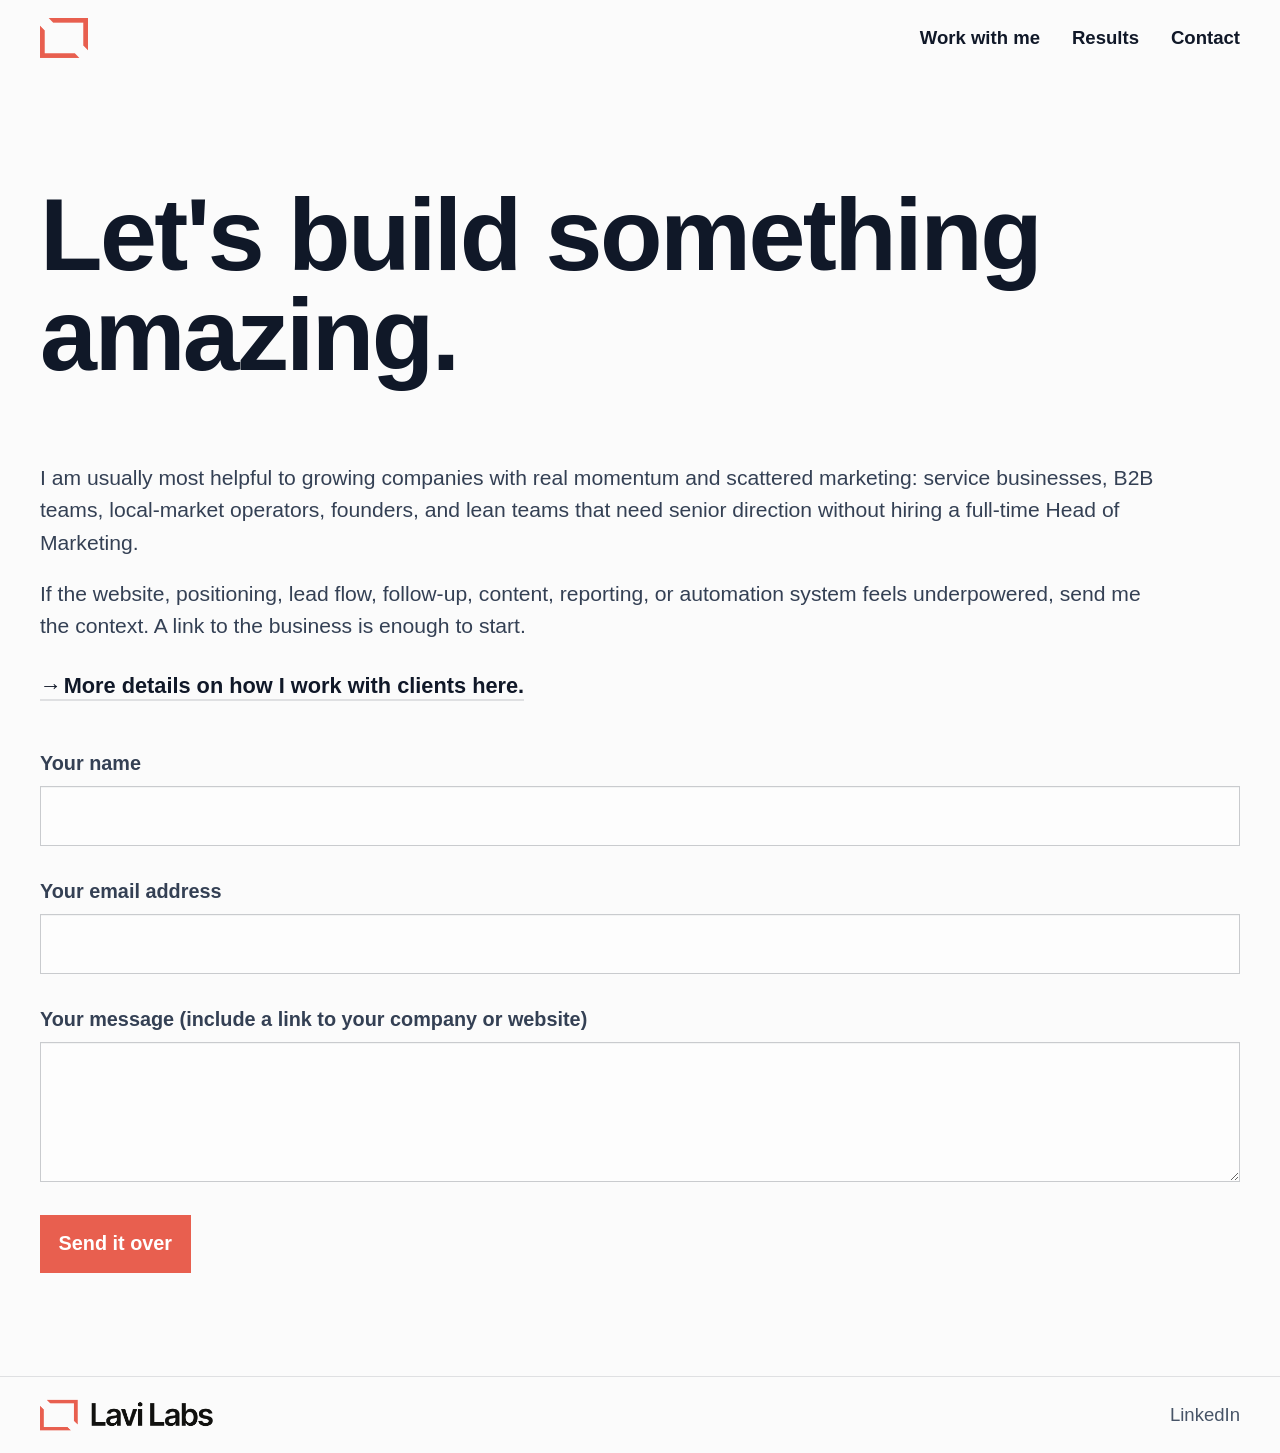
<file: contact.html>
<!doctype html>
<html lang="en">
<head>
  <meta charset="utf-8" />
  <meta name="viewport" content="width=device-width, initial-scale=1" />
  <title>Contact Oren Lavi | Lavi Labs</title>
  <meta name="description" content="Contact Oren Lavi about fractional Head of Marketing work, websites, lead generation, and practical automation." />
  <meta name="theme-color" content="#fbfbfb" />
  <link rel="icon" href="assets/group-7.png" type="image/png" />
  <link rel="preload" as="image" href="assets/group-7.png" />
  <link rel="stylesheet" href="styles.css" />
</head>
<body>
  <a class="skip-link" href="#main">Skip to main content</a>

  <header class="site-header" aria-label="Site header">
    <a class="brand" href="index.html" aria-label="Lavi Labs home">
      <img src="assets/group-7.png" alt="Lavi Labs" />
    </a>
    <nav class="site-nav" aria-label="Primary navigation">
      <a href="index.html#work">Work with me</a>
      <a href="results.html">Results</a>
      <a href="contact.html">Contact</a>
    </nav>
  </header>

  <main id="main">
    <section class="contact-page" aria-labelledby="contact-title">
      <div class="section-inner">
        <h1 id="contact-title">Let's build something amazing.</h1>
        <div class="contact-intro">
          <p>I am usually most helpful to growing companies with real momentum and scattered marketing: service businesses, B2B teams, local-market operators, founders, and lean teams that need senior direction without hiring a full-time Head of Marketing.</p>
          <p>If the website, positioning, lead flow, follow-up, content, reporting, or automation system feels underpowered, send me the context. A link to the business is enough to start.</p>
          <a href="index.html#work">More details on how I work with clients here.</a>
        </div>

        <form class="contact-form" action="mailto:hello@lavilabs.co" method="post" enctype="text/plain">
          <label>
            <span>Your name</span>
            <input name="name" autocomplete="name" required />
          </label>
          <label>
            <span>Your email address</span>
            <input type="email" name="email" autocomplete="email" required />
          </label>
          <label>
            <span>Your message (include a link to your company or website)</span>
            <textarea name="message" rows="5" required></textarea>
          </label>
          <button class="contact-submit" type="submit">Send it over</button>
        </form>
      </div>
    </section>
  </main>

  <footer class="site-footer" id="contact">
    <div class="footer-inner">
      <a class="footer-mark" href="index.html" aria-label="Back to home">
        <img src="assets/lavi-labs-logo.png" alt="Lavi Labs" />
      </a>
      <nav aria-label="Footer navigation">
        <a href="https://www.linkedin.com/" rel="noreferrer">LinkedIn</a>
      </nav>
    </div>
  </footer>
</body>
</html>
</file>
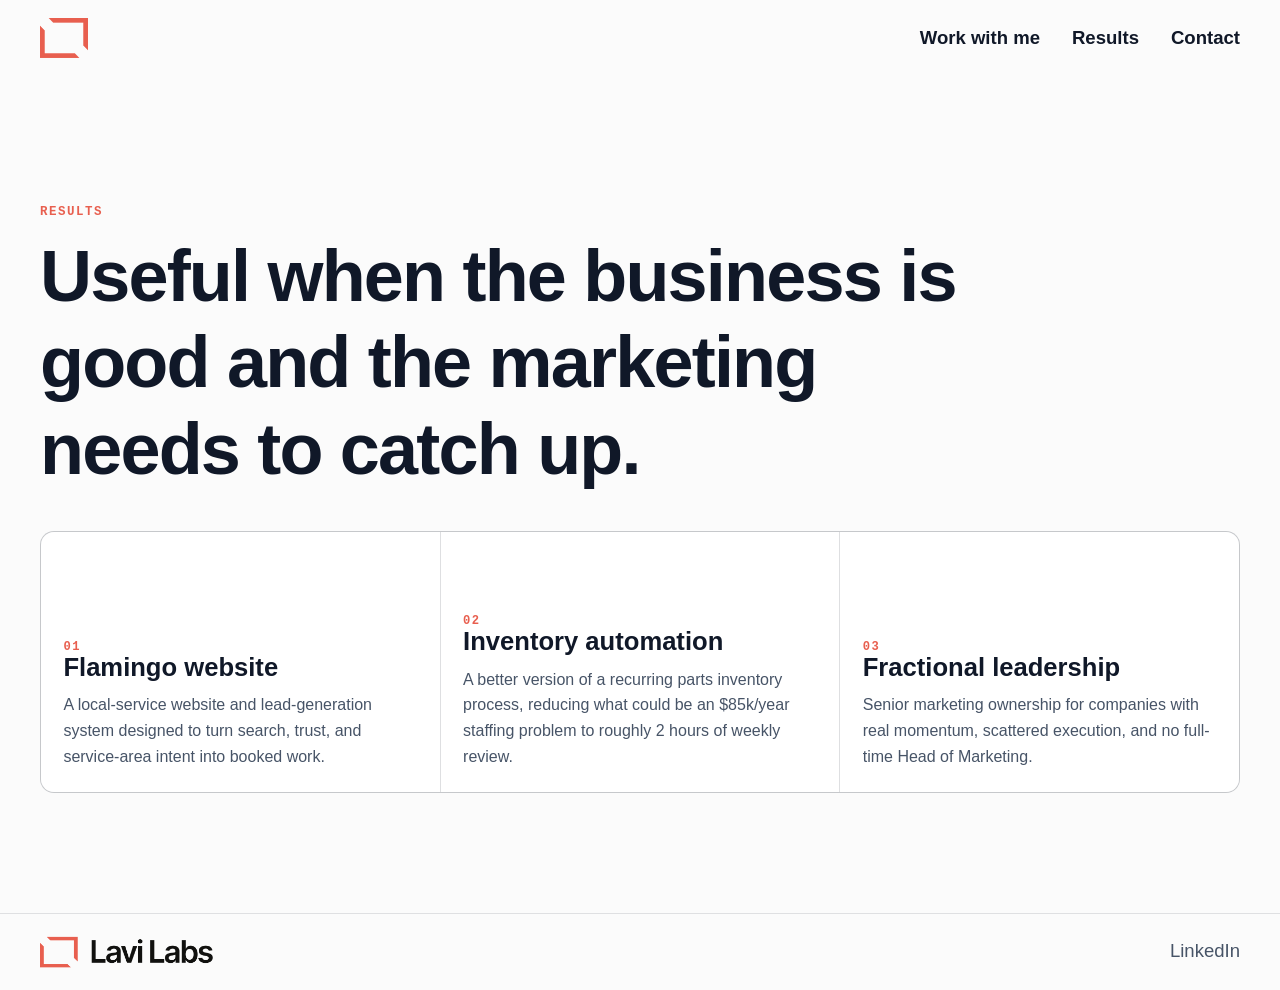
<file: results.html>
<!doctype html>
<html lang="en">
<head>
  <meta charset="utf-8" />
  <meta name="viewport" content="width=device-width, initial-scale=1" />
  <title>Results | Oren Lavi | Lavi Labs</title>
  <meta name="description" content="Selected results and case studies from Oren Lavi's fractional Head of Marketing work." />
  <meta name="theme-color" content="#fbfbfb" />
  <link rel="icon" href="assets/group-7.png" type="image/png" />
  <link rel="preload" as="image" href="assets/group-7.png" />
  <link rel="stylesheet" href="styles.css" />
</head>
<body>
  <a class="skip-link" href="#main">Skip to main content</a>

  <header class="site-header" aria-label="Site header">
    <a class="brand" href="index.html" aria-label="Lavi Labs home">
      <img src="assets/group-7.png" alt="Lavi Labs" />
    </a>
    <nav class="site-nav" aria-label="Primary navigation">
      <a href="index.html#work">Work with me</a>
      <a href="results.html">Results</a>
      <a href="contact.html">Contact</a>
    </nav>
  </header>

  <main id="main">
    <section class="results results-page" aria-labelledby="results-title">
      <div class="section-inner">
        <p class="kicker">Results</p>
        <h1 id="results-title">Useful when the business is good and the marketing needs to catch up.</h1>
        <div class="result-grid">
          <article>
            <span>01</span>
            <h3>Flamingo website</h3>
            <p>A local-service website and lead-generation system designed to turn search, trust, and service-area intent into booked work.</p>
          </article>
          <article>
            <span>02</span>
            <h3>Inventory automation</h3>
            <p>A better version of a recurring parts inventory process, reducing what could be an $85k/year staffing problem to roughly 2 hours of weekly review.</p>
          </article>
          <article>
            <span>03</span>
            <h3>Fractional leadership</h3>
            <p>Senior marketing ownership for companies with real momentum, scattered execution, and no full-time Head of Marketing.</p>
          </article>
        </div>
      </div>
    </section>
  </main>

  <footer class="site-footer" id="contact">
    <div class="footer-inner">
      <a class="footer-mark" href="index.html" aria-label="Back to home">
        <img src="assets/lavi-labs-logo.png" alt="Lavi Labs" />
      </a>
      <nav aria-label="Footer navigation">
        <a href="https://www.linkedin.com/" rel="noreferrer">LinkedIn</a>
      </nav>
    </div>
  </footer>
</body>
</html>
</file>
<file: styles.css>
:root {
  --ink: #101828;
  --muted: #475467;
  --paper: #fbfbfb;
  --white: #ffffff;
  --coral: #e85f4f;
  --line: rgba(16, 24, 40, 0.12);
  --lcd: #e85f4f;
  --lcd-light: #ffd8d2;
  --lcd-dark: #32110d;
  --font: Inter, "Avenir Next", "Helvetica Neue", Arial, sans-serif;
  --mono: "JetBrains Mono", "SFMono-Regular", Consolas, monospace;
  --radius: 20px;
  --ease: cubic-bezier(0.16, 1, 0.3, 1);
}

* {
  box-sizing: border-box;
}

html {
  scroll-behavior: smooth;
}

body {
  margin: 0;
  background: var(--paper);
  color: var(--ink);
  font-family: var(--font);
  overflow-x: hidden;
}

img {
  display: block;
  max-width: 100%;
}

a {
  color: inherit;
  text-decoration: none;
}

button {
  font: inherit;
}

a:focus-visible,
button:focus-visible {
  outline: 3px solid var(--coral);
  outline-offset: 4px;
}

.skip-link {
  position: fixed;
  left: 1rem;
  top: 1rem;
  z-index: 99;
  padding: 0.7rem 0.9rem;
  color: var(--white);
  background: var(--ink);
  border-radius: 999px;
  transform: translateY(-160%);
}

.skip-link:focus {
  transform: translateY(0);
}

.site-header,
.footer-inner,
.section-inner,
.hero-inner {
  width: min(1200px, calc(100% - 2rem));
  margin: 0 auto;
}

.site-header {
  position: sticky;
  top: 0;
  z-index: 20;
  display: flex;
  align-items: center;
  justify-content: space-between;
  min-height: 76px;
  padding: 0.9rem 0;
  background: rgba(251, 251, 251, 0.9);
  backdrop-filter: blur(16px);
}

.brand,
.footer-mark {
  display: block;
  width: clamp(138px, 16vw, 174px);
}

.brand {
  width: clamp(34px, 4vw, 48px);
}

.brand img,
.footer-mark img {
  width: 100%;
}

.site-nav,
.site-footer nav {
  display: flex;
  gap: clamp(1rem, 3vw, 2rem);
  align-items: center;
}

.site-nav a,
.site-footer a {
  color: var(--ink);
  font-size: clamp(0.9rem, 1.45vw, 1.2rem);
  font-weight: 650;
  line-height: 1.2;
}

.site-nav a:hover,
.site-footer a:hover {
  color: var(--coral);
}

.hero {
  position: relative;
  min-height: 1124px;
  padding: 44px 0 46px;
  overflow: hidden;
}

.hero-inner {
  position: relative;
  min-height: 1000px;
}

.hero-copy {
  position: relative;
  z-index: 3;
  max-width: 1180px;
  padding-top: clamp(2rem, 5.4vw, 4.9rem);
}

h1,
h2,
h3,
p {
  margin-top: 0;
}

h1 {
  max-width: 1180px;
  margin-bottom: 0;
  color: var(--ink);
  font-size: clamp(3.1rem, 5.75vw, 4.5rem);
  font-weight: 650;
  letter-spacing: -0.025em;
  line-height: 1.2;
}

h1 span {
  display: block;
}

h2 {
  max-width: 800px;
  margin-bottom: 1.5rem;
  color: var(--ink);
  font-size: clamp(2.1rem, 4.4vw, 4.1rem);
  font-weight: 650;
  letter-spacing: -0.025em;
  line-height: 1.06;
}

h3 {
  margin-bottom: 0.7rem;
  color: var(--ink);
  font-size: clamp(1.35rem, 2vw, 1.9rem);
  line-height: 1.08;
}

p {
  color: var(--muted);
  font-size: 1.125rem;
  line-height: 1.6;
}

.hero-game-stage {
  position: absolute;
  left: 0;
  right: 0;
  top: 282px;
  min-height: 718px;
  overflow: hidden;
  border-radius: var(--radius);
  background: var(--lcd);
  box-shadow:
    inset 0 0 0 1px rgba(50, 17, 13, 0.2),
    inset 0 28px 70px rgba(255, 255, 255, 0.1),
    inset 0 -42px 76px rgba(50, 17, 13, 0.12),
    0 24px 70px rgba(16, 24, 40, 0.1);
  touch-action: none;
}

.hero-game-stage::before {
  content: "";
  position: absolute;
  inset: 0;
  z-index: 3;
  pointer-events: none;
  background:
    linear-gradient(145deg, rgba(255, 255, 255, 0.16), transparent 36%),
    linear-gradient(325deg, rgba(50, 17, 13, 0.12), transparent 42%),
    repeating-linear-gradient(60deg, rgba(255, 255, 255, 0.12) 0 1px, transparent 1px 34px),
    repeating-linear-gradient(120deg, rgba(50, 17, 13, 0.11) 0 1px, transparent 1px 34px),
    radial-gradient(circle at 18% 24%, rgba(255, 255, 255, 0.18), transparent 24%),
    radial-gradient(circle at 82% 76%, rgba(50, 17, 13, 0.16), transparent 32%);
  mix-blend-mode: soft-light;
  opacity: 0.86;
}

.hero-game-stage::after {
  content: "";
  position: absolute;
  inset: 0;
  z-index: 3;
  pointer-events: none;
  background:
    linear-gradient(180deg, rgba(255, 255, 255, 0.05) 1px, transparent 1px),
    linear-gradient(90deg, rgba(50, 17, 13, 0.045) 1px, transparent 1px);
  background-size: 100% 5px, 44px 100%;
  opacity: 0.44;
}

.hero-snake-canvas,
.hero-snake-ghost {
  position: absolute;
  inset: 0;
  width: 100%;
  height: 100%;
  image-rendering: pixelated;
  image-rendering: crisp-edges;
}

.hero-snake-canvas {
  z-index: 2;
}

.hero-snake-ghost {
  z-index: 5;
  pointer-events: none;
  mix-blend-mode: multiply;
}

.hero-portrait {
  position: absolute;
  left: clamp(-0.4rem, 2.6vw, 2rem);
  bottom: 0;
  z-index: 4;
  width: auto;
  height: min(690px, calc(100% - 28px));
  max-width: min(620px, 51vw);
  object-fit: contain;
  object-position: bottom center;
  filter: drop-shadow(0 24px 40px rgba(16, 24, 40, 0.22));
  pointer-events: none;
}

.hero-hud {
  position: absolute;
  right: clamp(1rem, 2.4vw, 1.6rem);
  top: clamp(1rem, 2.4vw, 1.5rem);
  z-index: 6;
  display: flex;
  align-items: center;
  gap: 0.55rem;
}

.hero-score {
  display: inline-flex;
  align-items: center;
  gap: 0.5rem;
  min-height: 42px;
  padding: 0.58rem 0.8rem;
  color: var(--lcd-dark);
  background: rgba(255, 216, 210, 0.58);
  border: 1px solid rgba(50, 17, 13, 0.18);
  border-radius: 999px;
  font-family: var(--mono);
  font-size: clamp(0.78rem, 1.2vw, 0.96rem);
  font-weight: 800;
  letter-spacing: 0.08em;
  line-height: 1;
  text-transform: uppercase;
}

.hero-score strong {
  min-width: 2ch;
  color: var(--lcd-dark);
  font: inherit;
  text-align: right;
}

.hero-start {
  min-width: 118px;
  min-height: 48px;
  padding: 0.74rem 1.1rem;
  color: var(--lcd-light);
  background: var(--lcd-dark);
  border: 1px solid rgba(50, 17, 13, 0.62);
  border-radius: 999px;
  box-shadow: 0 12px 26px rgba(50, 17, 13, 0.16);
  cursor: pointer;
  font-family: var(--mono);
  font-size: 0.84rem;
  font-weight: 900;
  letter-spacing: 0.1em;
  text-transform: uppercase;
  transition: opacity 160ms var(--ease), transform 160ms var(--ease), background 160ms var(--ease);
}

.hero-start:hover {
  color: var(--lcd-dark);
  background: rgba(255, 255, 255, 0.62);
  transform: translateY(-1px);
}

.hero-game-stage.is-running .hero-start {
  opacity: 0;
  pointer-events: none;
  transform: translateY(6px);
}

.hero-high-scores {
  position: relative;
  z-index: 3;
  width: min(1200px, calc(100% - 2rem));
  min-height: 34px;
  overflow: hidden;
  display: flex;
  align-items: center;
  margin: 0 auto;
  color: rgba(16, 24, 40, 0.58);
  background: rgba(251, 251, 251, 0.58);
  border-top: 1px solid rgba(16, 24, 40, 0.08);
  border-bottom: 1px solid rgba(16, 24, 40, 0.08);
  backdrop-filter: blur(12px);
  mask-image: linear-gradient(90deg, transparent 0, #000 7%, #000 93%, transparent 100%);
  -webkit-mask-image: linear-gradient(90deg, transparent 0, #000 7%, #000 93%, transparent 100%);
  pointer-events: none;
}

.hero-high-score-track {
  display: flex;
  align-items: center;
  gap: clamp(1.25rem, 3.2vw, 2.7rem);
  width: max-content;
  padding: 0.58rem 0;
  white-space: nowrap;
  animation: high-score-scroll 42s linear infinite;
}

.hero-high-score-track span {
  font-family: var(--mono);
  font-size: clamp(0.62rem, 0.94vw, 0.76rem);
  font-weight: 800;
  letter-spacing: 0.12em;
  line-height: 1;
  text-transform: uppercase;
}

.hero-high-score-track span:nth-child(7n + 1) {
  color: rgba(232, 95, 79, 0.82);
}

@keyframes high-score-scroll {
  from {
    transform: translateX(0);
  }

  to {
    transform: translateX(-50%);
  }
}

.about {
  padding: 130px 0 80px;
  background: var(--white);
}

.about-grid {
  display: grid;
  grid-template-columns: minmax(0, 0.65fr) minmax(360px, 0.72fr);
  gap: clamp(2rem, 7vw, 6rem);
  align-items: start;
}

.kicker {
  margin-bottom: 0.8rem;
  color: var(--coral);
  font-family: var(--mono);
  font-size: 0.78rem;
  font-weight: 800;
  letter-spacing: 0.12em;
  line-height: 1.3;
  text-transform: uppercase;
}

.about-copy {
  max-width: 680px;
}

.about-copy p {
  margin-bottom: 1.15rem;
}

.button {
  display: inline-flex;
  align-items: center;
  justify-content: center;
  min-height: 48px;
  margin-top: 1.1rem;
  padding: 0.78rem 1rem;
  color: var(--white);
  background: var(--ink);
  border: 1px solid var(--ink);
  border-radius: 8px;
  font-weight: 650;
  letter-spacing: 0.03em;
  transition: transform 180ms var(--ease), background 180ms var(--ease);
}

.button:hover {
  background: var(--coral);
  transform: translateY(-2px);
}

.contact-page {
  min-height: calc(100svh - 122px);
  padding: clamp(5.5rem, 8.5vw, 8.4rem) 0 clamp(5rem, 8vw, 7rem);
  background: var(--paper);
}

.contact-page .section-inner {
  width: min(1200px, calc(100% - 2rem));
}

.contact-page h1 {
  max-width: 1120px;
  margin-bottom: clamp(2.6rem, 6vw, 5rem);
  font-size: clamp(4.2rem, 8vw, 7.1rem);
  line-height: 0.98;
}

.contact-intro {
  max-width: 1120px;
  margin-bottom: clamp(2rem, 4vw, 3.5rem);
}

.contact-intro p {
  max-width: 1120px;
  margin-bottom: 1.2rem;
  color: #344054;
  font-size: clamp(1.14rem, 1.65vw, 1.45rem);
  line-height: 1.52;
}

.contact-intro a {
  display: inline-flex;
  align-items: flex-start;
  margin-top: 0.65rem;
  color: var(--ink);
  border-bottom: 2px solid rgba(16, 24, 40, 0.12);
  font-size: clamp(1.1rem, 1.7vw, 1.45rem);
  font-weight: 650;
  line-height: 1.25;
}

.contact-intro a::before {
  content: "→";
  flex: 0 0 auto;
  margin-right: 0.12rem;
}

.contact-form {
  display: grid;
  gap: clamp(1.5rem, 3vw, 2.1rem);
  width: 100%;
}

.contact-form label {
  display: grid;
  gap: 0.65rem;
}

.contact-form span {
  color: #344054;
  font-size: clamp(1.14rem, 1.55vw, 1.36rem);
  font-weight: 750;
  line-height: 1.2;
}

.contact-form input,
.contact-form textarea {
  width: 100%;
  min-height: 60px;
  padding: 0.8rem 0.9rem;
  color: var(--ink);
  background: rgba(255, 255, 255, 0.68);
  border: 1px solid rgba(16, 24, 40, 0.22);
  border-radius: 0;
  box-shadow: inset 0 1px 0 rgba(16, 24, 40, 0.04);
  font-size: 1.05rem;
}

.contact-form textarea {
  min-height: 140px;
  resize: vertical;
}

.contact-submit {
  justify-self: start;
  min-height: 58px;
  padding: 0.78rem 1.1rem;
  color: var(--white);
  background: var(--coral);
  border: 1px solid var(--coral);
  border-radius: 0;
  cursor: pointer;
  font-size: clamp(1.1rem, 1.55vw, 1.35rem);
  font-weight: 650;
  line-height: 1;
  transition: background 180ms var(--ease), transform 180ms var(--ease);
}

.contact-submit:hover {
  background: var(--ink);
  border-color: var(--ink);
  transform: translateY(-1px);
}

.results {
  padding: 100px 0 120px;
  background: var(--paper);
}

.results-page {
  min-height: calc(100svh - 122px);
  padding-top: clamp(5rem, 10vw, 8rem);
}

.results-page h1 {
  max-width: 920px;
  margin-bottom: 2.4rem;
}

.result-grid {
  display: grid;
  grid-template-columns: repeat(3, 1fr);
  gap: 1px;
  margin-top: 2.2rem;
  background: var(--line);
  border: 1px solid var(--line);
  border-radius: 14px;
  overflow: hidden;
}

.result-grid article {
  min-height: 260px;
  display: grid;
  align-content: end;
  padding: clamp(1rem, 2.2vw, 1.4rem);
  background: var(--white);
}

.result-grid span {
  margin-bottom: auto;
  color: var(--coral);
  font-family: var(--mono);
  font-size: 0.76rem;
  font-weight: 800;
  letter-spacing: 0.12em;
}

.result-grid p {
  margin-bottom: 0;
  font-size: 1rem;
}

.site-footer {
  padding: 15px 0;
  background: var(--paper);
  border-top: 1px solid var(--line);
}

.footer-inner {
  display: flex;
  min-height: 46px;
  align-items: center;
  justify-content: space-between;
}

.site-footer a {
  color: var(--muted);
  font-weight: 450;
}

@media (max-width: 1080px) {
  .hero {
    min-height: auto;
    padding-bottom: 32px;
  }

  .hero-inner {
    min-height: auto;
    display: grid;
    gap: 2rem;
  }

  .hero-game-stage {
    position: relative;
    top: auto;
    min-height: 760px;
    margin-top: 0.2rem;
  }

  .hero-portrait {
    left: clamp(-2rem, -4vw, -0.6rem);
    height: min(575px, 76%);
    max-width: min(520px, 64vw);
  }

  .hero-high-scores {
    margin-top: 0.8rem;
  }

  .about-grid,
  .result-grid {
    grid-template-columns: 1fr;
  }
}

@media (max-width: 720px) {
  .site-header,
  .footer-inner,
  .section-inner,
  .hero-inner {
    width: min(100% - 1.5rem, 1200px);
  }

  .site-header {
    min-height: 68px;
  }

  .brand {
    width: 36px;
  }

  .footer-mark {
    width: 142px;
  }

  .site-nav {
    gap: 1rem;
  }

  .site-nav a {
    font-size: 0.84rem;
  }

  .site-nav a:nth-child(1) {
    display: none;
  }

  h1 {
    font-size: clamp(2.45rem, 12.6vw, 4rem);
    line-height: 1.05;
  }

  h2 {
    font-size: clamp(2rem, 9.5vw, 3.1rem);
  }

  p {
    font-size: 1rem;
  }

  .hero-copy {
    padding-top: 2rem;
  }

  .hero-game-stage {
    min-height: 690px;
    border-radius: 16px;
    margin-top: 0;
  }

  .hero-portrait {
    left: clamp(-5.5rem, -18vw, -2rem);
    height: min(490px, 71%);
    max-width: 86vw;
  }

  .hero-score {
    min-height: 36px;
    padding: 0.5rem 0.66rem;
    font-size: 0.7rem;
  }

  .hero-start {
    min-width: 86px;
    min-height: 36px;
    padding: 0.58rem 0.7rem;
    font-size: 0.72rem;
  }

  .about {
    padding: 78px 0 60px;
  }

  .contact-page {
    padding: 4.4rem 0 5rem;
  }

  .contact-page h1 {
    margin-bottom: 2.4rem;
    font-size: clamp(3.2rem, 17vw, 4.8rem);
  }

  .contact-form input,
  .contact-form textarea {
    min-height: 54px;
  }

  .results {
    padding: 72px 0 90px;
  }

  .result-grid article {
    min-height: 210px;
  }

  .site-footer nav {
    gap: 1rem;
  }
}
</file>
